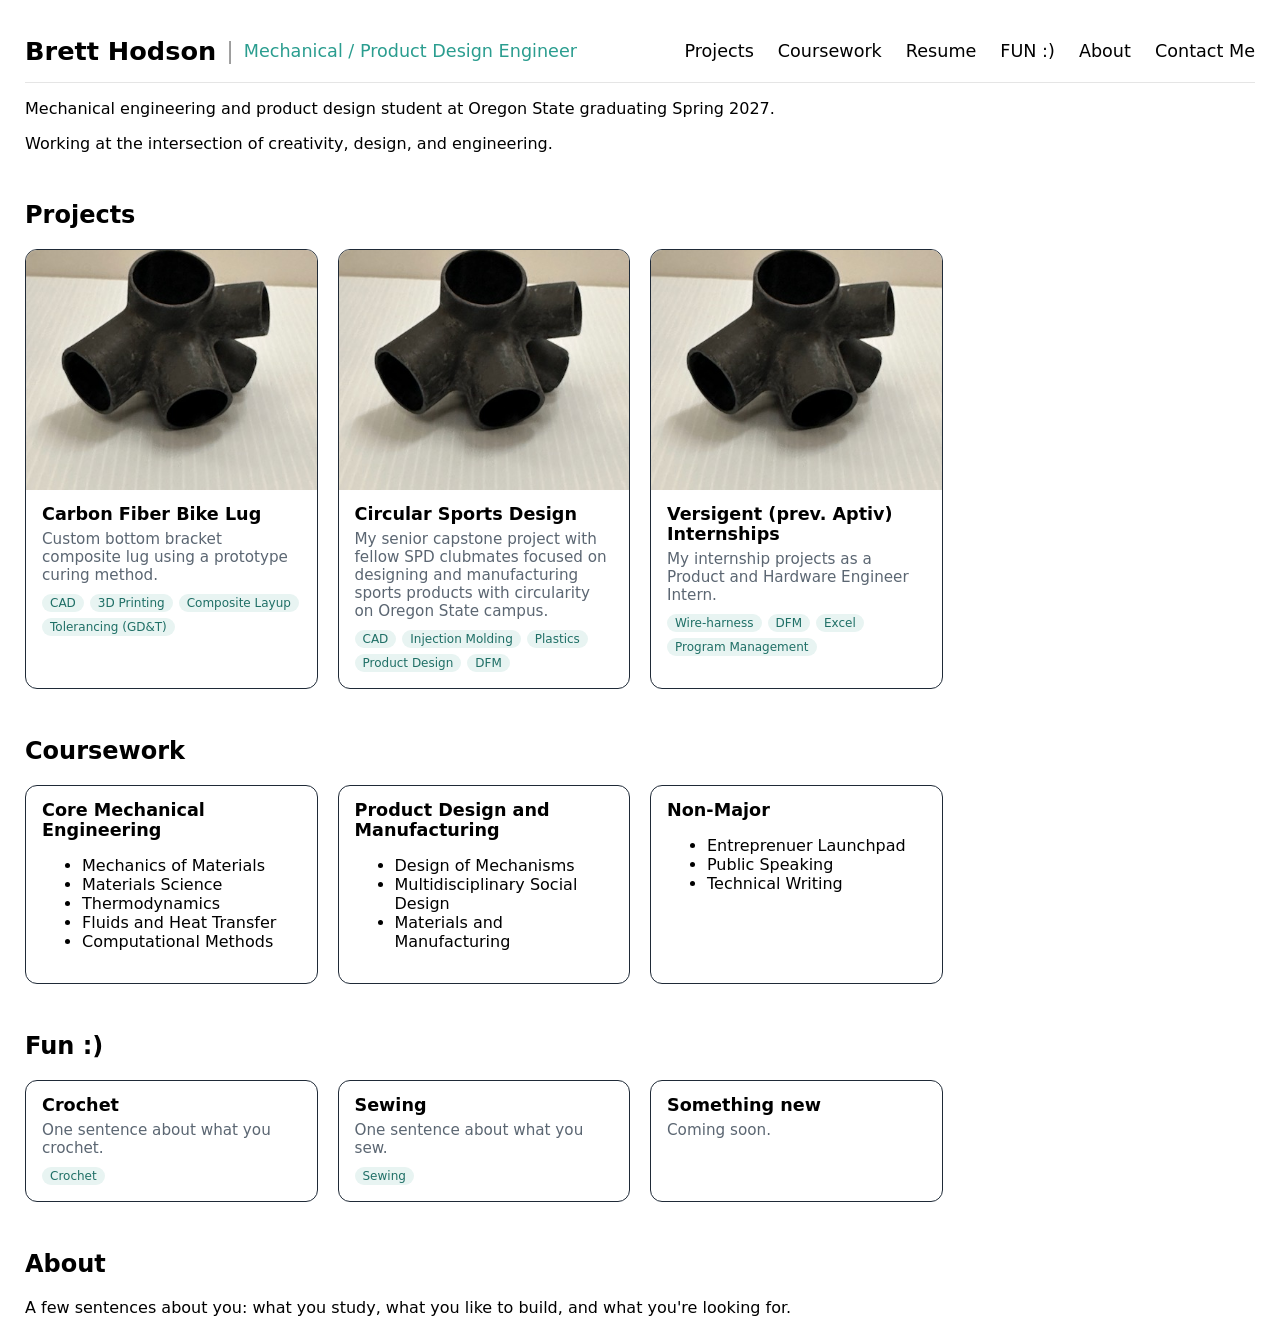
<file: index.html>
<!DOCTYPE html>
<html lang="en">
<head>
  <meta charset="utf-8">
  <meta name="viewport" content="width=device-width, initial-scale=1">
  <title>Brett Hodson | Portfolio</title>
  <link rel="stylesheet" href="style.css">
</head>
<body>

<header class="site-header">
  <a class="site-title" href="/">Brett Hodson</a>
  <span class="divider">|</span>
  <span class="role">Mechanical / Product Design Engineer</span>
  <nav class="nav">
    <a href="#projects">Projects</a>
    <a href="#coursework">Coursework</a>
    <a href="#">Resume</a>
    <a href="#fun">FUN :)</a>
    <a href="#about">About</a>
    <a href="mailto:bretthodson10@gmail.com">Contact Me</a>
  </nav>
</header>

<p>Mechanical engineering and product design student at Oregon State graduating Spring 2027.</p>
<p>Working at the intersection of creativity, design, and engineering.</p>

<section id="projects" class="work">
  <h2>Projects</h2>

  <div class="cards">
    <a class="card" href="projects/project-one/">
      <img src="bbLugPics/bbLugFinal.jpeg" alt="Carbon fiber bottom-bracket bicycle lug.">
      <div class="card-body">
        <h3>Carbon Fiber Bike Lug</h3>
        <p>Custom bottom bracket composite lug using a prototype curing method.</p>
        <div class="tags"><span>CAD</span><span>3D Printing</span><span>Composite Layup</span><span>Tolerancing (GD&T)</span></div>
      </div>
    </a>

    <a class="card" href="projects/project-two/">
      <img src="bbLugPics/bbLugFinal.jpeg" alt="Placeholder image">
      <div class="card-body">
        <h3>Circular Sports Design</h3>
        <p>My senior capstone project with fellow SPD clubmates focused on designing and manufacturing sports products with 
          circularity on Oregon State campus.</p>
        <div class="tags"><span>CAD</span><span>Injection Molding</span><span>Plastics</span><span>Product Design</span><span>DFM</span></div>
      </div>
    </a>

    <a class="card" href="projects/project-three/">
      <img src="bbLugPics/bbLugFinal.jpeg" alt="Placeholder image">
      <div class="card-body">
        <h3>Versigent (prev. Aptiv) Internships</h3>
        <p>My internship projects as a Product and Hardware Engineer Intern.</p>
        <div class="tags"><span>Wire-harness</span><span>DFM</span><span>Excel</span><span>Program Management</span></div>
      </div>
    </a>
  </div>
</section>

<section id="coursework" class="work">
  <h2>Coursework</h2>

  <div class="cards">
    <div class="card">
      <div class="card-body">
        <h3>Core Mechanical Engineering</h3>
        <ul>
          <li>Mechanics of Materials</li>
          <li>Materials Science</li>
          <li>Thermodynamics</li>
          <li>Fluids and Heat Transfer</li>
          <li>Computational Methods</li>
        </ul>
      </div>
    </div>

    <div class="card">
      <div class="card-body">
        <h3>Product Design and Manufacturing</h3>
        <ul>
          <li>Design of Mechanisms</li>
          <li>Multidisciplinary Social Design</li>
          <li>Materials and Manufacturing</li>
        </ul>
      </div>
    </div>

    <div class="card">
      <div class="card-body">
        <h3>Non-Major</h3>
        <ul>
          <li>Entreprenuer Launchpad</li>
          <li>Public Speaking</li>
          <li>Technical Writing</li>
        </ul>
      </div>
    </div>
  </div>
</section>

<section id="fun" class="work">
  <h2>Fun :)</h2>

  <div class="cards">
    <a class="card" href="fun/crochet/">
      <!-- add a photo later: <img src="funPics/crochet-cover.jpeg" alt="Crochet project"> -->
      <div class="card-body">
        <h3>Crochet</h3>
        <p>One sentence about what you crochet.</p>
        <div class="tags"><span>Crochet</span></div>
      </div>
    </a>

    <a class="card" href="fun/sewing/">
      <!-- add a photo later: <img src="funPics/sewing-cover.jpeg" alt="Sewing project"> -->
      <div class="card-body">
        <h3>Sewing</h3>
        <p>One sentence about what you sew.</p>
        <div class="tags"><span>Sewing</span></div>
      </div>
    </a>

    <div class="card">
      <div class="card-body">
        <h3>Something new</h3>
        <p>Coming soon.</p>
      </div>
    </div>
  </div>
</section>

<section id="about" class="work">
  <h2>About</h2>
  <p>A few sentences about you: what you study, what you like to build, and what you're looking for.</p>
</section>

</body>
</html>
</file>
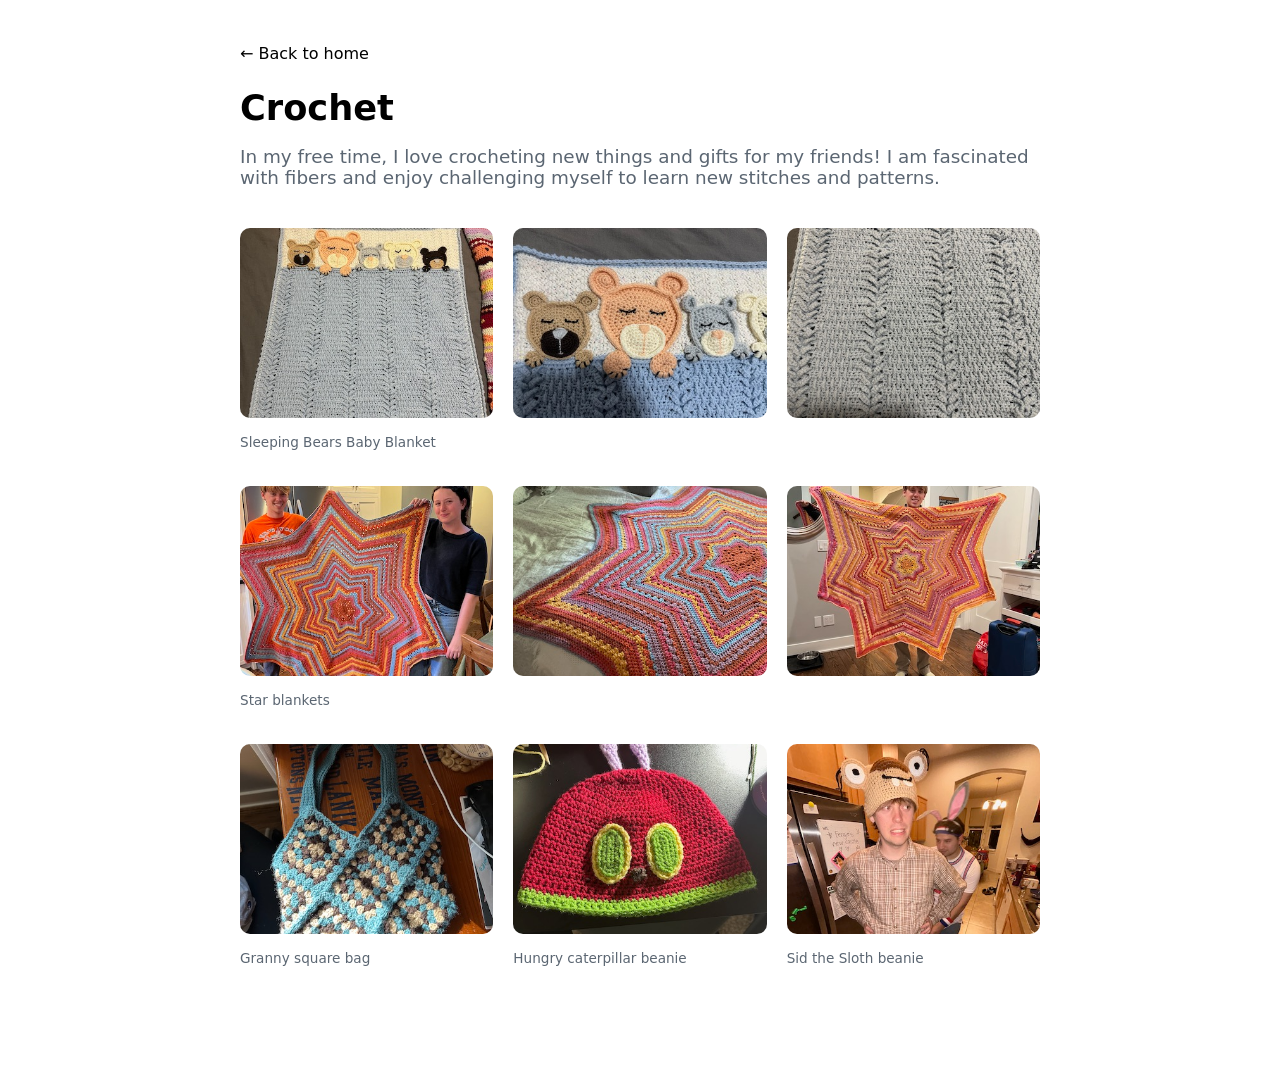
<file: fun/crochet/index.html>
<!DOCTYPE html>
<html lang="en">
<head>
  <meta charset="utf-8">
  <meta name="viewport" content="width=device-width, initial-scale=1">
  <title>Crochet | Brett Hodson</title>
  <link rel="stylesheet" href="/style.css">
</head>
<body>
  <article class="project">
    <a class="back" href="/#fun">← Back to home</a>

    <h1>Crochet</h1>
    <p class="summary">In my free time, I love crocheting new things and gifts for my friends! 
      I am fascinated with fibers and enjoy challenging myself to learn new stitches and patterns.</p>

    <div class="steps">
      <figure>
        <img src="/assets/images/sleepingBearsBlanket.jpeg" alt="Sleeping Bears Blanket">
        <figcaption>Sleeping Bears Baby Blanket</figcaption>
      </figure>
      <figure>
        <img src="/assets/images/sleepingBear.jpeg" alt="Sleeping Bear">
      </figure>
      <figure>
        <img src="/assets/images/sleepingBearsBlanketStitches.jpeg" alt="Sleeping Bears Blanket Stitches">
      </figure>
      <figure>
        <img src="/assets/images/starBlanket1.jpeg" alt="Star blanket">
        <figcaption>Star blankets</figcaption>
      </figure>
      <figure>
        <img src="/assets/images/starBlanket2.jpeg" alt="Star blanket">
      </figure>
      <figure>
        <img src="/assets/images/starBlanket3.jpeg" alt="Star blanket">
      </figure>
      <figure>
        <img src="/assets/images/grannySquareBag.jpeg" alt="Granny Square Bag">
        <figcaption>Granny square bag</figcaption>
      </figure>
      <figure>
        <img src="/assets/images/hungryCaterpillarBeanie.jpeg" alt="Hungry caterpillar beanie">
        <figcaption>Hungry caterpillar beanie</figcaption>
      </figure>
      <figure>
        <img class="crop-top-more" src="/assets/images/sidTheSlothBeanie.jpeg" alt="Sid the Sloth beanie">
        <figcaption>Sid the Sloth beanie</figcaption>
      </figure>
    </div>
  </article>
</body>
</html>
</file>
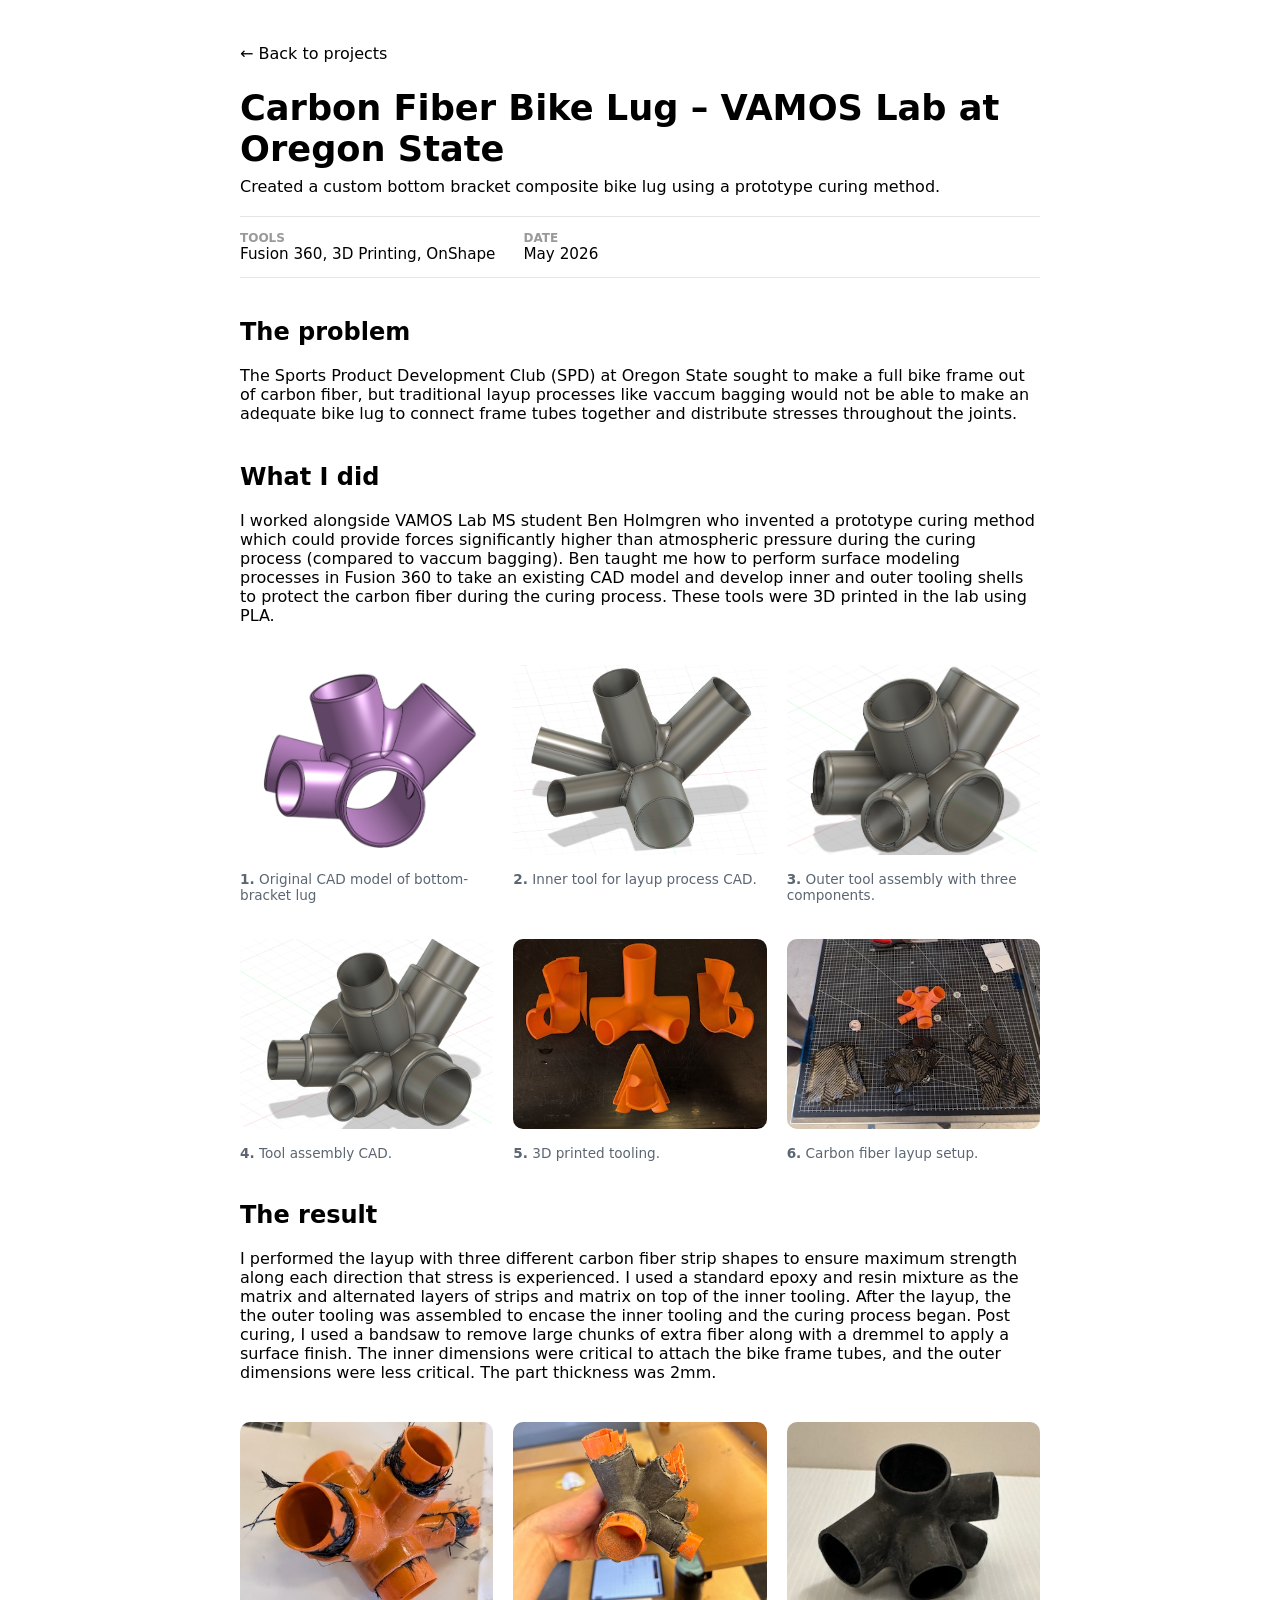
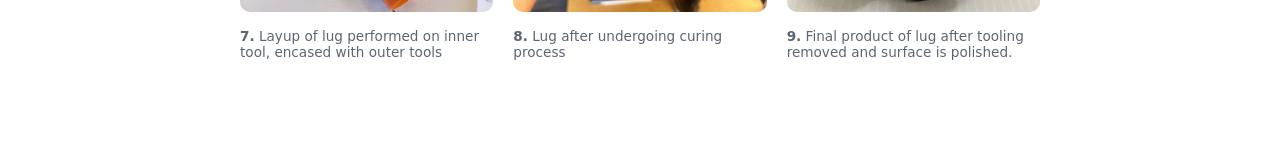
<file: projects/project-one/index.html>
<!DOCTYPE html>
<html lang="en">
<head>
  <meta charset="utf-8">
  <meta name="viewport" content="width=device-width, initial-scale=1">
  <title>Project One | Brett Hodson</title>
  <link rel="stylesheet" href="/style.css">
</head>
<body>
  <article class="project">
    <a class="back" href="/#projects">← Back to projects</a>

    <h1>Carbon Fiber Bike Lug – VAMOS Lab at Oregon State</h1
    <p class="summary">Created a custom bottom bracket composite bike lug using a prototype curing method.</p>

    <div class="meta">
      <span><strong>Tools</strong> Fusion 360, 3D Printing, OnShape</span>
      <span><strong>Date</strong> May 2026</span>
    </div>

    <h2>The problem</h2>
    <p>The Sports Product Development Club (SPD) at Oregon State sought to make a full bike frame out of carbon fiber, but traditional layup processes
    like vaccum bagging would not be able to make an adequate bike lug to connect frame tubes together and distribute stresses throughout the joints. </p>

    <h2>What I did</h2>
    <p>I worked alongside VAMOS Lab MS student Ben Holmgren who invented a prototype curing method which could provide forces significantly higher than atmospheric
      pressure during the curing process (compared to vaccum bagging). Ben taught me how to perform surface modeling processes in Fusion 360 to take an existing CAD
    model and develop inner and outer tooling shells to protect the carbon fiber during the curing process. These tools were 3D printed in the lab using PLA. </p>
    
    <div class="steps">
      <figure>
        <img src="/bbLugPics/bbLugCAD.png" alt="CAD of the BB lug">
        <figcaption><strong>1.</strong> Original CAD model of bottom-bracket lug</figcaption>
      </figure>
    
      <figure>
        <img src="/bbLugPics/bbLugInnerToolCAD.png" alt="Inner tool CAD">
        <figcaption><strong>2.</strong> Inner tool for layup process CAD.</figcaption>
      </figure>
    
      <figure>
        <img src="/bbLugPics/bbLugOuterToolCAD.png" alt="Outer tool CAD">
        <figcaption><strong>3.</strong> Outer tool assembly with three components.</figcaption>
      </figure>
      
      <figure>
        <img src="/bbLugPics/bbLugToolAssemblyCAD.png" alt="Tool assembly CAD">
        <figcaption><strong>4.</strong> Tool assembly CAD.</figcaption>
      </figure>

      <figure>
        <img src="/bbLugPics/bbLugTools.jpeg" alt="3D printed tools">
        <figcaption><strong>5.</strong> 3D printed tooling.</figcaption>
      </figure>

      <figure>
        <img src="/bbLugPics/bbLugSetup.jpeg" alt="Carbon fiber layup setup.">
        <figcaption><strong>6.</strong> Carbon fiber layup setup.</figcaption>
      </figure>
    </div>

    <h2>The result</h2>
    <p>I performed the layup with three different carbon fiber strip shapes to ensure maximum strength along each direction that stress is experienced.
      I used a standard epoxy and resin mixture as the matrix and alternated layers of strips and matrix on top of the inner tooling. After the layup, the 
    the outer tooling was assembled to encase the inner tooling and the curing process began. Post curing, I used a bandsaw to remove large chunks of extra fiber
      along with a dremmel to apply a surface finish. The inner dimensions were critical to attach the bike frame tubes, and the outer dimensions were less critical.
      The part thickness was 2mm.
    </p>
    <div class="steps">
      <figure>
        <img src="/bbLugPics/bbLugLayup.jpeg" alt="Layup of the BB lug">
        <figcaption><strong>7.</strong> Layup of lug performed on inner tool, encased with outer tools</figcaption>
      </figure>

      <figure>
        <img src="/bbLugPics/bbLugPostQSM.jpeg" alt="Post curing process of lug.">
        <figcaption><strong>8.</strong> Lug after undergoing curing process</figcaption>
      </figure>
      
      <figure>
        <img class="crop-top" src="/bbLugPics/bbLugFinal.jpeg" alt="Final product lug.">
        <figcaption><strong>9.</strong> Final product of lug after tooling removed and surface is polished.</figcaption>
      </figure>
    </div>
  </article>
</body>
</html>
</file>
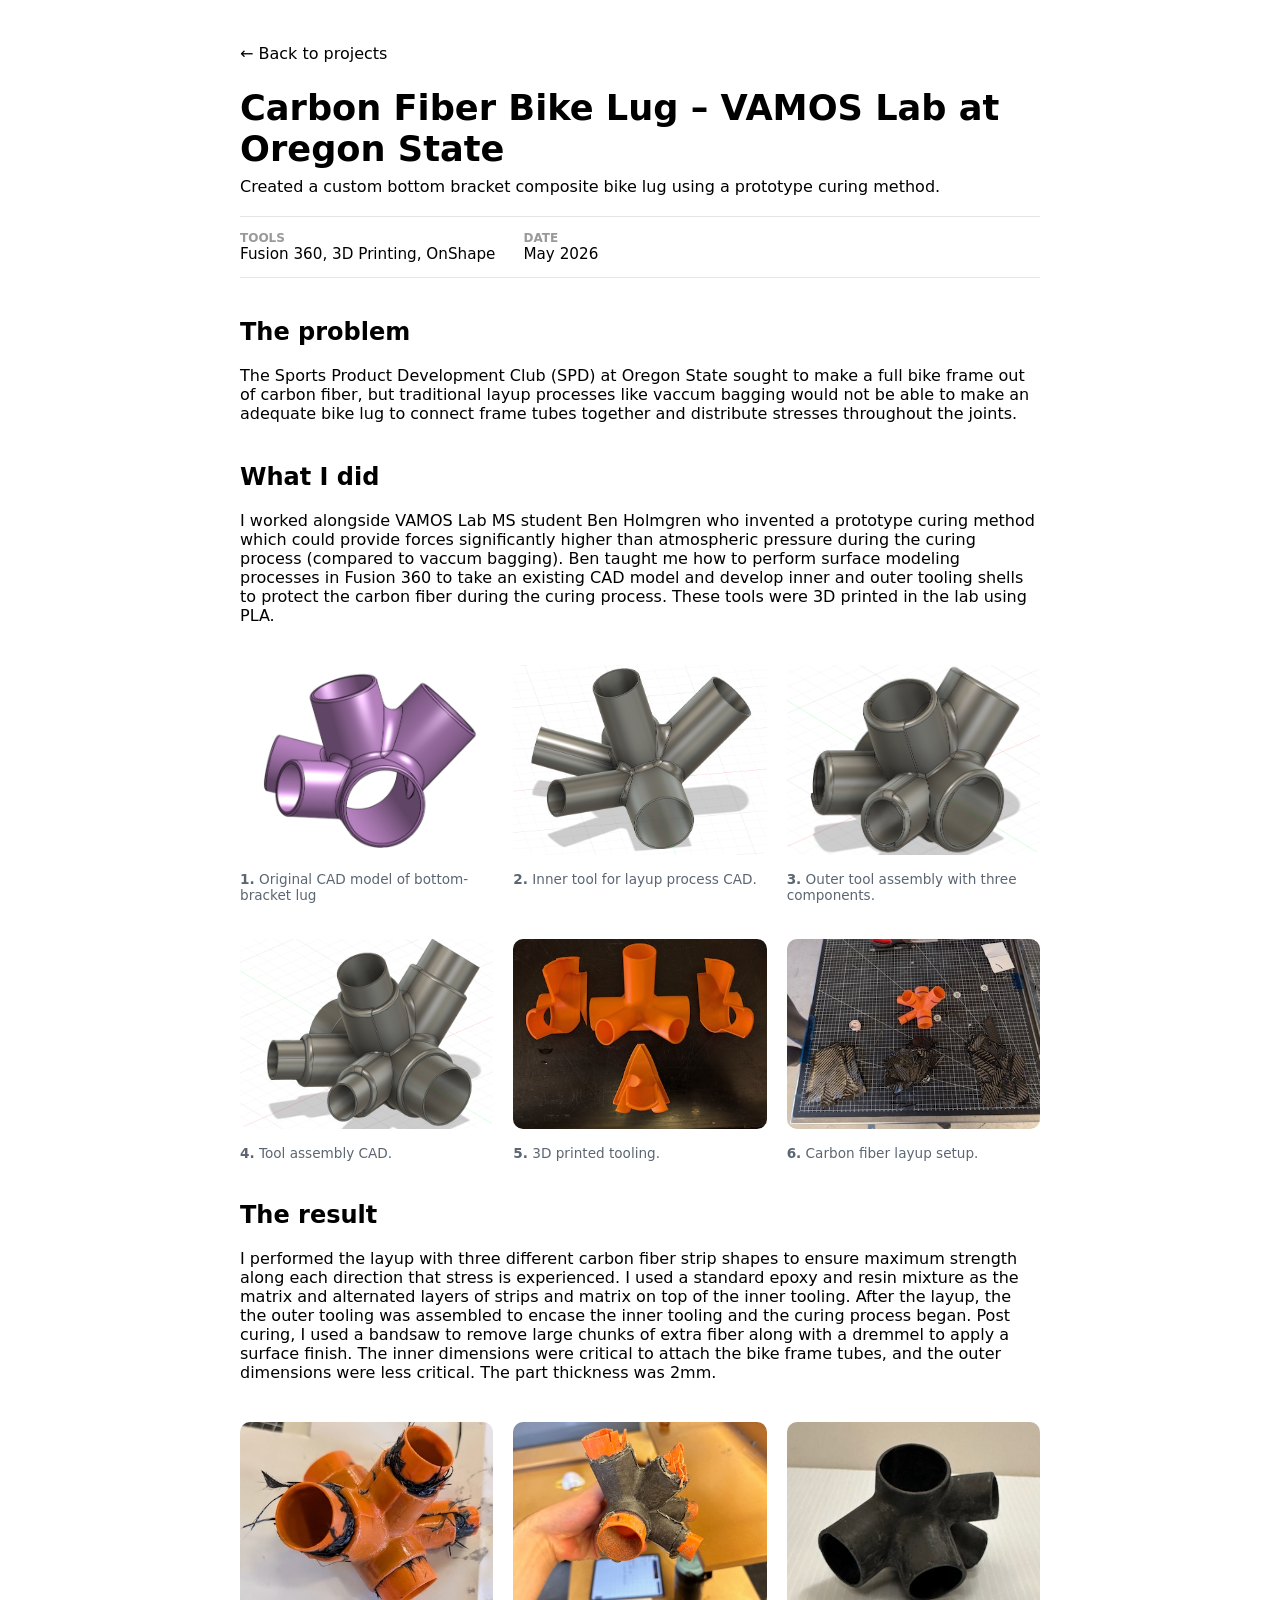
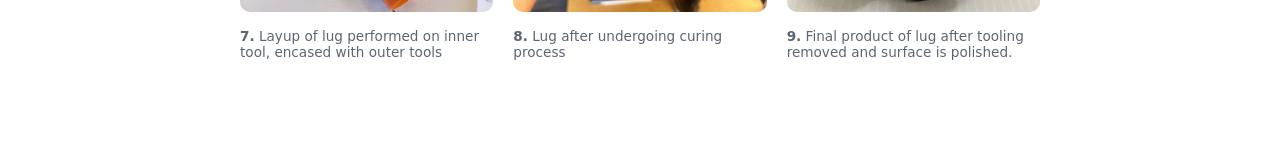
<file: projects/project-two/index.html>
<!DOCTYPE html>
<html lang="en">
<head>
  <meta charset="utf-8">
  <meta name="viewport" content="width=device-width, initial-scale=1">
  <title>Project One | Brett Hodson</title>
  <link rel="stylesheet" href="/style.css">
</head>
<body>
  <article class="project">
    <a class="back" href="/#projects">← Back to projects</a>

    <h1>Carbon Fiber Bike Lug – VAMOS Lab at Oregon State</h1
    <p class="summary">Created a custom bottom bracket composite bike lug using a prototype curing method.</p>

    <div class="meta">
      <span><strong>Tools</strong> Fusion 360, 3D Printing, OnShape</span>
      <span><strong>Date</strong> May 2026</span>
    </div>

    <h2>The problem</h2>
    <p>The Sports Product Development Club (SPD) at Oregon State sought to make a full bike frame out of carbon fiber, but traditional layup processes
    like vaccum bagging would not be able to make an adequate bike lug to connect frame tubes together and distribute stresses throughout the joints. </p>

    <h2>What I did</h2>
    <p>I worked alongside VAMOS Lab MS student Ben Holmgren who invented a prototype curing method which could provide forces significantly higher than atmospheric
      pressure during the curing process (compared to vaccum bagging). Ben taught me how to perform surface modeling processes in Fusion 360 to take an existing CAD
    model and develop inner and outer tooling shells to protect the carbon fiber during the curing process. These tools were 3D printed in the lab using PLA. </p>
    
    <div class="steps">
      <figure>
        <img src="/bbLugPics/bbLugCAD.png" alt="CAD of the BB lug">
        <figcaption><strong>1.</strong> Original CAD model of bottom-bracket lug</figcaption>
      </figure>
    
      <figure>
        <img src="/bbLugPics/bbLugInnerToolCAD.png" alt="Inner tool CAD">
        <figcaption><strong>2.</strong> Inner tool for layup process CAD.</figcaption>
      </figure>
    
      <figure>
        <img src="/bbLugPics/bbLugOuterToolCAD.png" alt="Outer tool CAD">
        <figcaption><strong>3.</strong> Outer tool assembly with three components.</figcaption>
      </figure>
      
      <figure>
        <img src="/bbLugPics/bbLugToolAssemblyCAD.png" alt="Tool assembly CAD">
        <figcaption><strong>4.</strong> Tool assembly CAD.</figcaption>
      </figure>

      <figure>
        <img src="/bbLugPics/bbLugTools.jpeg" alt="3D printed tools">
        <figcaption><strong>5.</strong> 3D printed tooling.</figcaption>
      </figure>

      <figure>
        <img src="/bbLugPics/bbLugSetup.jpeg" alt="Carbon fiber layup setup.">
        <figcaption><strong>6.</strong> Carbon fiber layup setup.</figcaption>
      </figure>
    </div>

    <h2>The result</h2>
    <p>I performed the layup with three different carbon fiber strip shapes to ensure maximum strength along each direction that stress is experienced.
      I used a standard epoxy and resin mixture as the matrix and alternated layers of strips and matrix on top of the inner tooling. After the layup, the 
    the outer tooling was assembled to encase the inner tooling and the curing process began. Post curing, I used a bandsaw to remove large chunks of extra fiber
      along with a dremmel to apply a surface finish. The inner dimensions were critical to attach the bike frame tubes, and the outer dimensions were less critical.
      The part thickness was 2mm.
    </p>
    <div class="steps">
      <figure>
        <img src="/bbLugPics/bbLugLayup.jpeg" alt="Layup of the BB lug">
        <figcaption><strong>7.</strong> Layup of lug performed on inner tool, encased with outer tools</figcaption>
      </figure>

      <figure>
        <img src="/bbLugPics/bbLugPostQSM.jpeg" alt="Post curing process of lug.">
        <figcaption><strong>8.</strong> Lug after undergoing curing process</figcaption>
      </figure>
      
      <figure>
        <img class="crop-top" src="/bbLugPics/bbLugFinal.jpeg" alt="Final product lug.">
        <figcaption><strong>9.</strong> Final product of lug after tooling removed and surface is polished.</figcaption>
      </figure>
    </div>
  </article>
</body>
</html>
</file>
<file: style.css>
body { font-family: system-ui, sans-serif; margin: 20px 0; padding: 0 25px; }

.site-header {
  display: flex;
  align-items: center;
  flex-wrap: wrap;      /* lets it wrap onto two lines on small phones */
  gap: 10px;
  padding: 16px 0;   /* replaces margin-top so the sticky bar has no gap above it */
  position: sticky;
  top: 0;               /* sticks to the top of the window while you scroll */
  z-index: 100;         /* keeps it above the content that scrolls underneath */
  background: #fff;     /* hides content scrolling behind it */
  border-bottom: 1px solid #e5e5e5;
}

.site-title {
  font-size: 1.6rem;
  font-weight: 700;
  color: inherit;
  text-decoration: none;
}

.divider {
  color: #999;
  font-size: 1.4rem;
}

.role {
  color: #2a9d8f;       /* change this color to whatever you like */
  font-size: 1.1rem;
}

.nav {
  margin-left: auto;   /* pushes the whole group to the right */
  display: flex;
  gap: 24px;           /* space between links */
}

.nav a {
  color: inherit;
  text-decoration: none;
  font-size: 1.1rem;
}

.work h2 { margin-top: 48px; }

.cards {
  display: grid;
  grid-template-columns: repeat(auto-fill, minmax(260px, 1fr));
  gap: 20px;
}

.card {
  display: block;
  color: inherit;
  text-decoration: none;
  border: 1.5px solid #1f2a37;
  border-radius: 12px;
  overflow: hidden;
  background: #fff;
  transition: transform 0.2s, box-shadow 0.2s;
}
.card:hover {
  transform: translateY(-4px);
  box-shadow: 0 8px 20px rgba(0, 0, 0, 0.12);
}

.card img {
  width: 100%;
  height: 240px;
  object-fit: cover;
  display: block;
}

.card-body { padding: 14px 16px 16px; }
.card-body h3 { margin: 0 0 6px; font-size: 1.1rem; }
.card-body p { margin: 0 0 10px; color: #5b6672; font-size: 0.95rem; }

.tags { display: flex; flex-wrap: wrap; gap: 6px; }
.tags span {
  font-size: 0.75rem;
  padding: 2px 8px;
  border-radius: 999px;
  background: #e8f4f2;
  color: #1f6f66;
}

.nav a:hover {
  text-decoration: underline;
}

html { scroll-behavior: smooth; }

.work { scroll-margin-top: 80px; }

.project { max-width: 800px; margin: 0 auto; padding: 24px 25px 64px; }

.back {
  display: inline-block;
  margin-bottom: 24px;
  color: inherit;
  text-decoration: none;
}
.back:hover { text-decoration: underline; }

.project h1 { margin: 0 0 8px; font-size: 2.2rem; }
.project h2 { margin-top: 40px; }
.summary { font-size: 1.15rem; color: #5b6672; }

.meta {
  display: flex;
  flex-wrap: wrap;
  gap: 8px 28px;
  margin: 20px 0 28px;
  padding: 14px 0;
  border-top: 1px solid #e5e5e5;
  border-bottom: 1px solid #e5e5e5;
  font-size: 0.95rem;
}

.steps {
  display: grid;
  grid-template-columns: repeat(auto-fit, minmax(220px, 1fr));
  gap: 20px;
  margin: 24px 0;
}

.steps figure { margin: 0; }

.steps img {
  width: 100%;
  aspect-ratio: 4 / 3;     /* keeps every photo the same shape */
  object-fit: cover;
  margin: 0;
}

.steps figcaption {
  margin-top: 8px;
  font-size: 0.85rem;
  color: #5b6672;
}
.meta strong { display: block; font-size: 0.75rem; text-transform: uppercase; color: #999; }

.project img { width: 100%; height: auto; border-radius: 10px; margin: 16px 0; display: block; }

.steps .crop-top { object-position: center 28%; }

.steps .crop-top-more { object-position: center 20%; }
</file>
